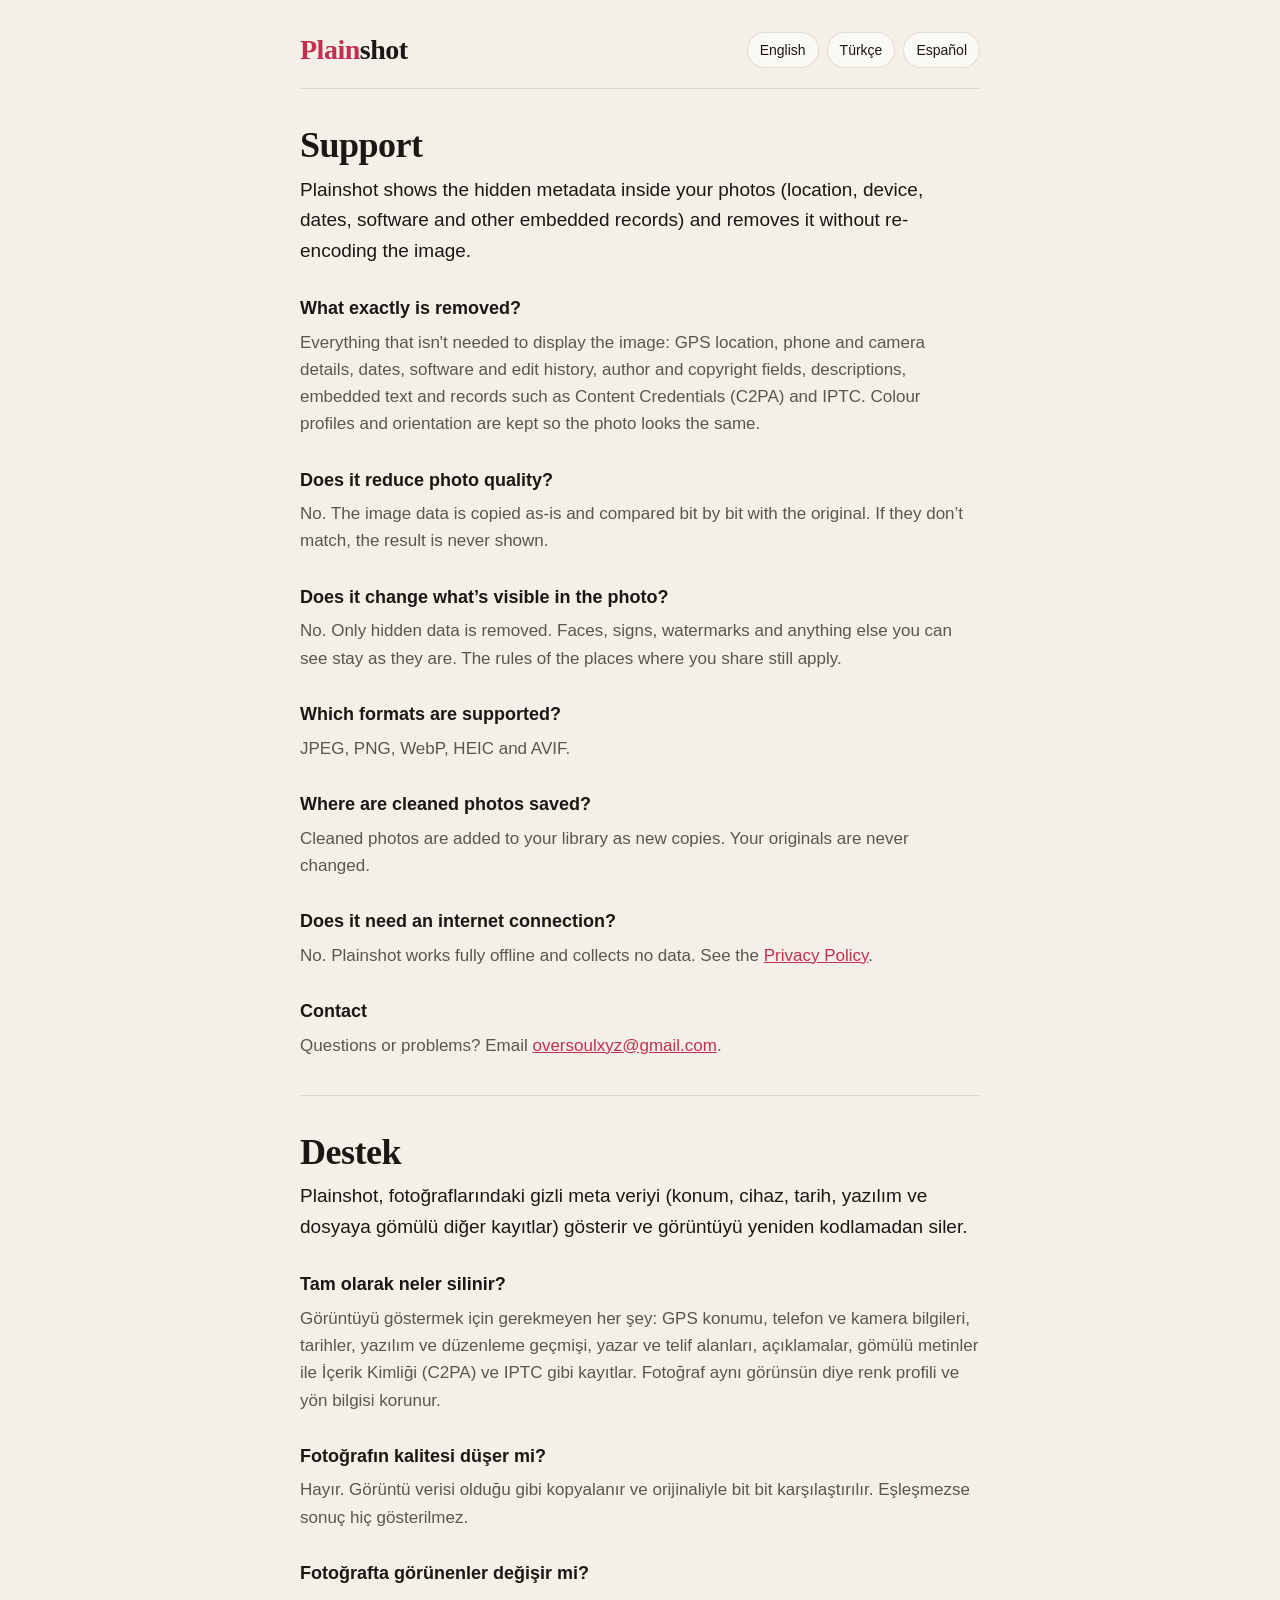
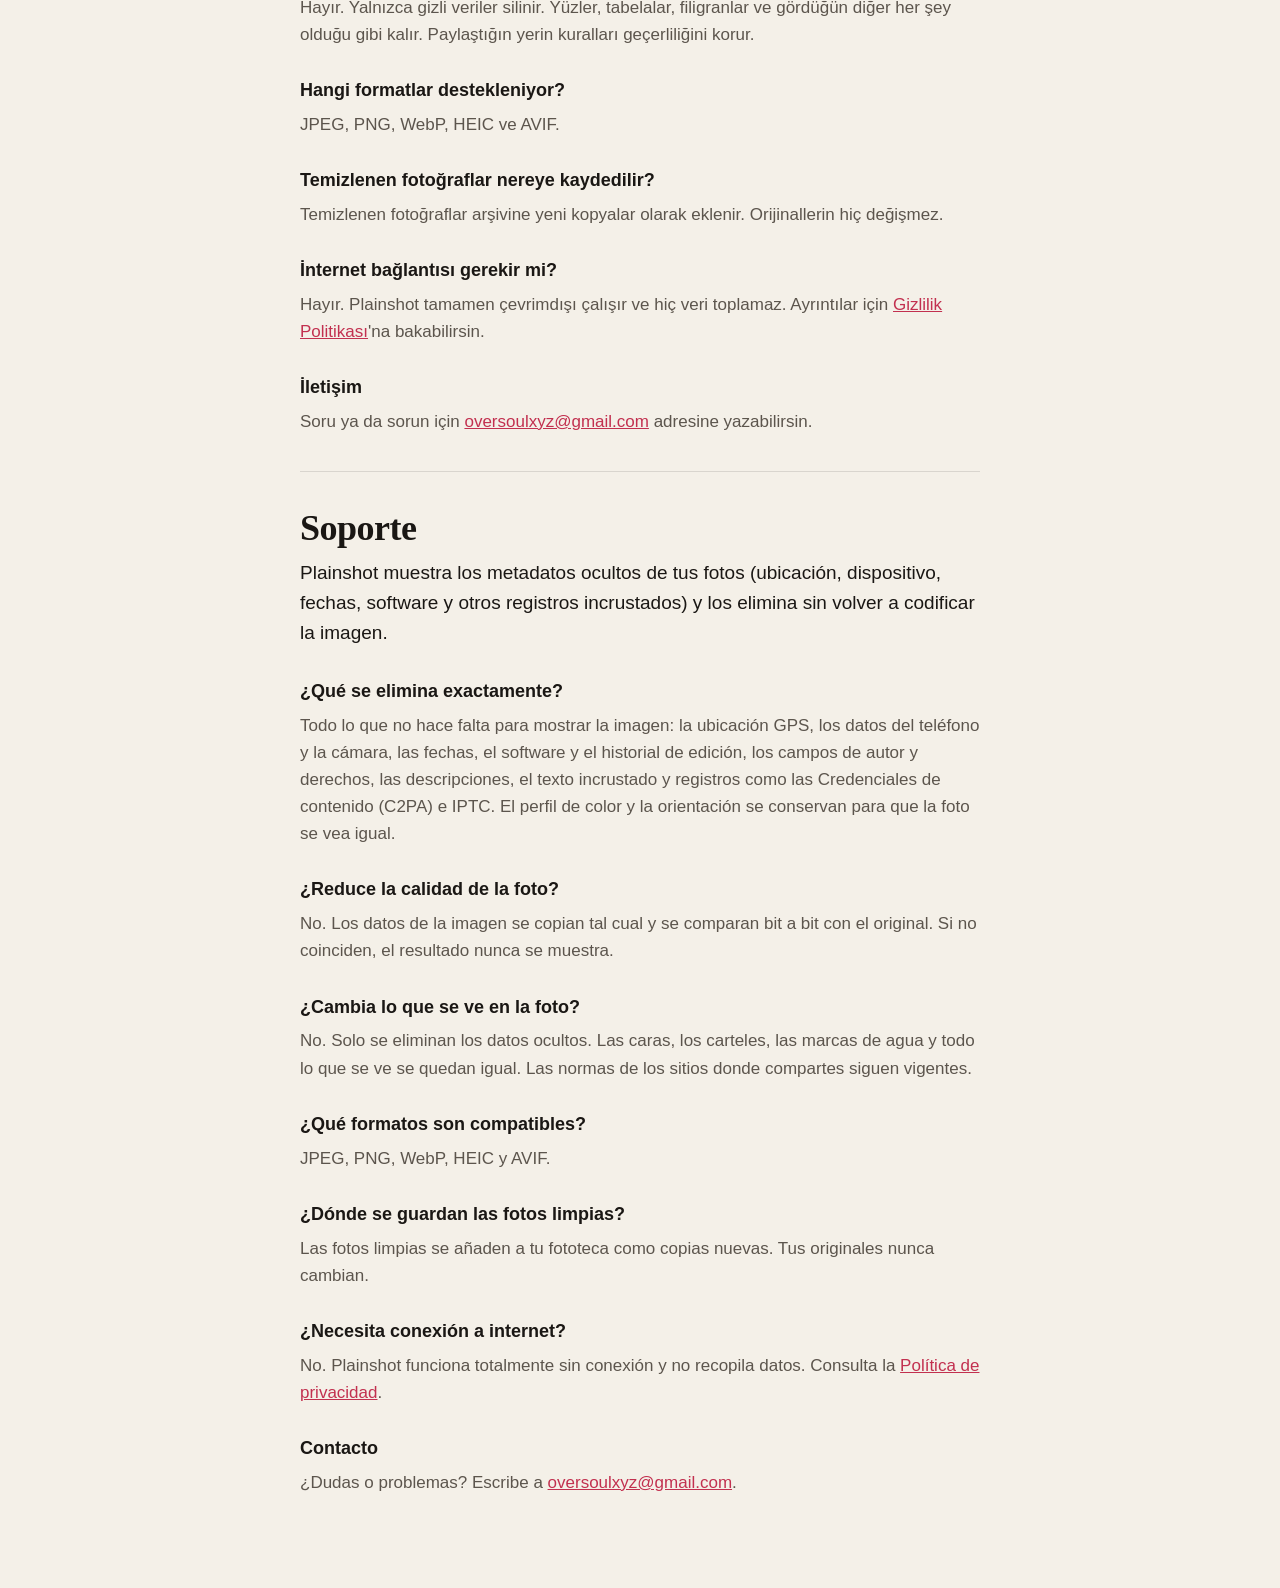
<file: index.html>
<!doctype html>
<html lang="en">
<head>
<meta charset="utf-8">
<meta name="viewport" content="width=device-width, initial-scale=1">
<title>Plainshot · Support</title>
<meta name="description" content="Help and contact for Plainshot, the offline photo metadata remover for iPhone.">
<link rel="stylesheet" href="style.css">
</head>
<body>
<main>
  <header>
    <a class="wordmark" href="./"><span>Plain</span>shot</a>
    <nav aria-label="Language">
      <a href="#en" lang="en">English</a>
      <a href="#tr" lang="tr">Türkçe</a>
      <a href="#es" lang="es">Español</a>
    </nav>
  </header>

  <section id="en" lang="en">
    <h1>Support</h1>
    <p class="lead">Plainshot shows the hidden metadata inside your photos (location, device, dates, software and other embedded records) and removes it without re-encoding the image.</p>

    <h2>What exactly is removed?</h2>
    <p>Everything that isn't needed to display the image: GPS location, phone and camera details, dates, software and edit history, author and copyright fields, descriptions, embedded text and records such as Content Credentials (C2PA) and IPTC. Colour profiles and orientation are kept so the photo looks the same.</p>

    <h2>Does it reduce photo quality?</h2>
    <p>No. The image data is copied as-is and compared bit by bit with the original. If they don’t match, the result is never shown.</p>

    <h2>Does it change what’s visible in the photo?</h2>
    <p>No. Only hidden data is removed. Faces, signs, watermarks and anything else you can see stay as they are. The rules of the places where you share still apply.</p>

    <h2>Which formats are supported?</h2>
    <p>JPEG, PNG, WebP, HEIC and AVIF.</p>

    <h2>Where are cleaned photos saved?</h2>
    <p>Cleaned photos are added to your library as new copies. Your originals are never changed.</p>

    <h2>Does it need an internet connection?</h2>
    <p>No. Plainshot works fully offline and collects no data. See the <a href="privacy.html#en">Privacy Policy</a>.</p>

    <h2>Contact</h2>
    <p>Questions or problems? Email <a href="mailto:oversoulxyz@gmail.com">oversoulxyz@gmail.com</a>.</p>
  </section>

  <section id="tr" lang="tr">
    <h1>Destek</h1>
    <p class="lead">Plainshot, fotoğraflarındaki gizli meta veriyi (konum, cihaz, tarih, yazılım ve dosyaya gömülü diğer kayıtlar) gösterir ve görüntüyü yeniden kodlamadan siler.</p>

    <h2>Tam olarak neler silinir?</h2>
    <p>Görüntüyü göstermek için gerekmeyen her şey: GPS konumu, telefon ve kamera bilgileri, tarihler, yazılım ve düzenleme geçmişi, yazar ve telif alanları, açıklamalar, gömülü metinler ile İçerik Kimliği (C2PA) ve IPTC gibi kayıtlar. Fotoğraf aynı görünsün diye renk profili ve yön bilgisi korunur.</p>

    <h2>Fotoğrafın kalitesi düşer mi?</h2>
    <p>Hayır. Görüntü verisi olduğu gibi kopyalanır ve orijinaliyle bit bit karşılaştırılır. Eşleşmezse sonuç hiç gösterilmez.</p>

    <h2>Fotoğrafta görünenler değişir mi?</h2>
    <p>Hayır. Yalnızca gizli veriler silinir. Yüzler, tabelalar, filigranlar ve gördüğün diğer her şey olduğu gibi kalır. Paylaştığın yerin kuralları geçerliliğini korur.</p>

    <h2>Hangi formatlar destekleniyor?</h2>
    <p>JPEG, PNG, WebP, HEIC ve AVIF.</p>

    <h2>Temizlenen fotoğraflar nereye kaydedilir?</h2>
    <p>Temizlenen fotoğraflar arşivine yeni kopyalar olarak eklenir. Orijinallerin hiç değişmez.</p>

    <h2>İnternet bağlantısı gerekir mi?</h2>
    <p>Hayır. Plainshot tamamen çevrimdışı çalışır ve hiç veri toplamaz. Ayrıntılar için <a href="privacy.html#tr">Gizlilik Politikası</a>'na bakabilirsin.</p>

    <h2>İletişim</h2>
    <p>Soru ya da sorun için <a href="mailto:oversoulxyz@gmail.com">oversoulxyz@gmail.com</a> adresine yazabilirsin.</p>
  </section>

  <section id="es" lang="es">
    <h1>Soporte</h1>
    <p class="lead">Plainshot muestra los metadatos ocultos de tus fotos (ubicación, dispositivo, fechas, software y otros registros incrustados) y los elimina sin volver a codificar la imagen.</p>

    <h2>¿Qué se elimina exactamente?</h2>
    <p>Todo lo que no hace falta para mostrar la imagen: la ubicación GPS, los datos del teléfono y la cámara, las fechas, el software y el historial de edición, los campos de autor y derechos, las descripciones, el texto incrustado y registros como las Credenciales de contenido (C2PA) e IPTC. El perfil de color y la orientación se conservan para que la foto se vea igual.</p>

    <h2>¿Reduce la calidad de la foto?</h2>
    <p>No. Los datos de la imagen se copian tal cual y se comparan bit a bit con el original. Si no coinciden, el resultado nunca se muestra.</p>

    <h2>¿Cambia lo que se ve en la foto?</h2>
    <p>No. Solo se eliminan los datos ocultos. Las caras, los carteles, las marcas de agua y todo lo que se ve se quedan igual. Las normas de los sitios donde compartes siguen vigentes.</p>

    <h2>¿Qué formatos son compatibles?</h2>
    <p>JPEG, PNG, WebP, HEIC y AVIF.</p>

    <h2>¿Dónde se guardan las fotos limpias?</h2>
    <p>Las fotos limpias se añaden a tu fototeca como copias nuevas. Tus originales nunca cambian.</p>

    <h2>¿Necesita conexión a internet?</h2>
    <p>No. Plainshot funciona totalmente sin conexión y no recopila datos. Consulta la <a href="privacy.html#es">Política de privacidad</a>.</p>

    <h2>Contacto</h2>
    <p>¿Dudas o problemas? Escribe a <a href="mailto:oversoulxyz@gmail.com">oversoulxyz@gmail.com</a>.</p>
  </section>
</main>
</body>
</html>
</file>
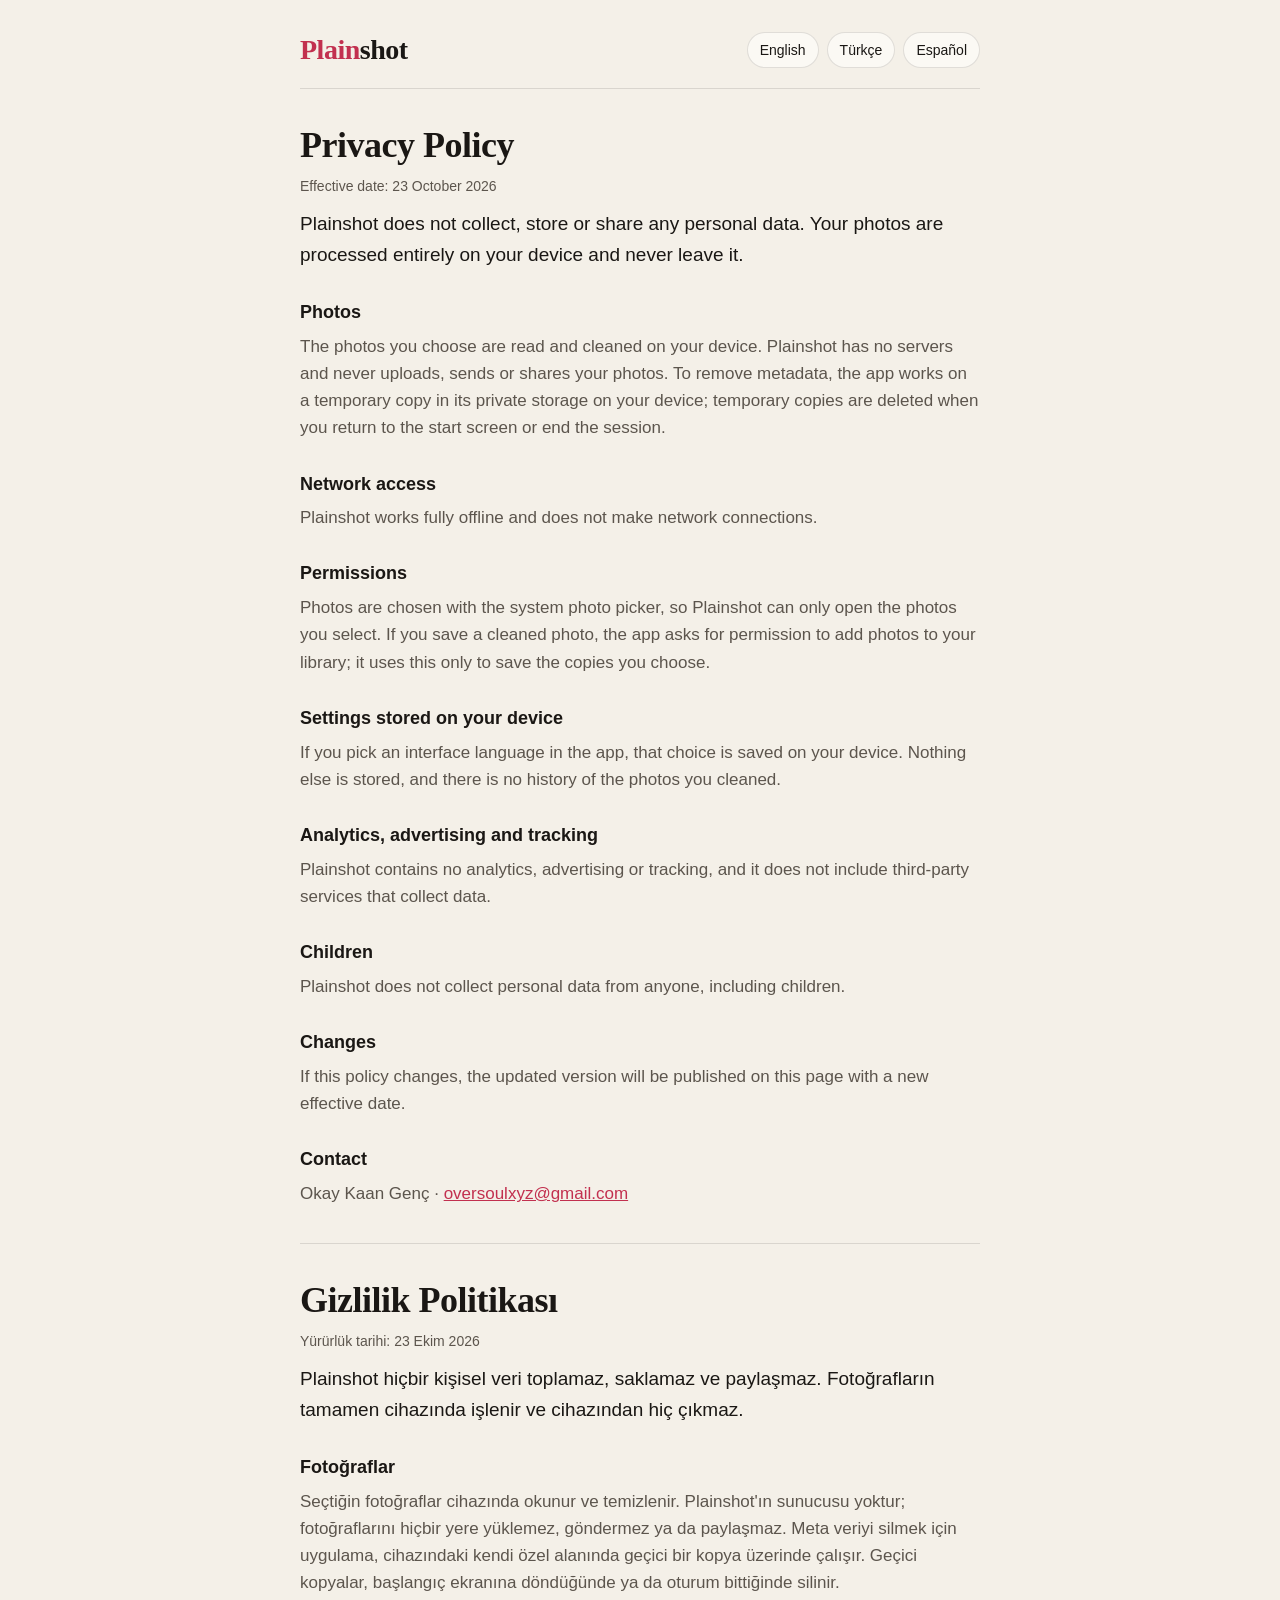
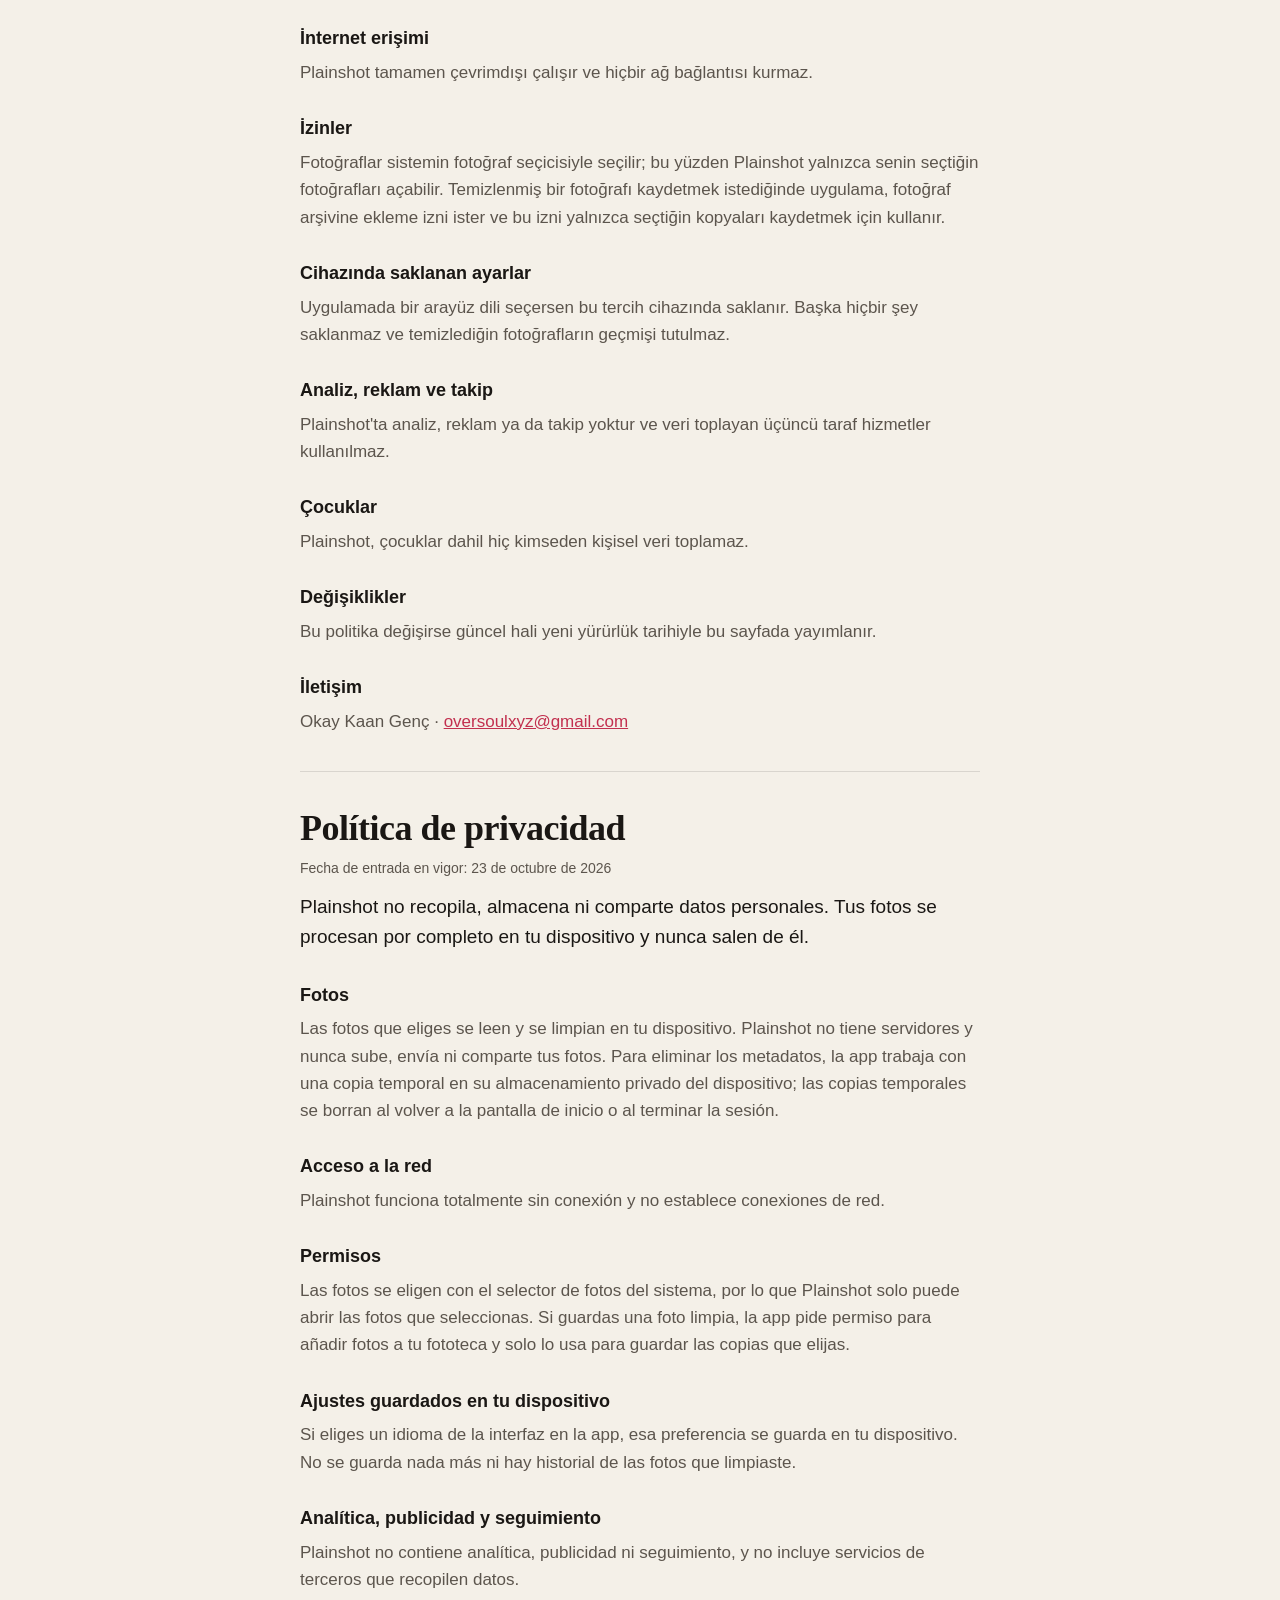
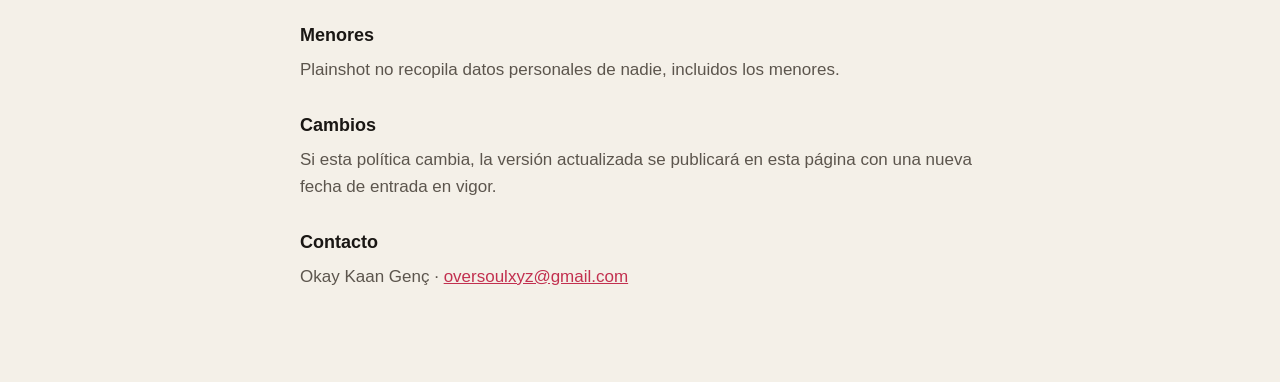
<file: privacy.html>
<!doctype html>
<html lang="en">
<head>
<meta charset="utf-8">
<meta name="viewport" content="width=device-width, initial-scale=1">
<title>Plainshot · Privacy Policy</title>
<meta name="description" content="Plainshot does not collect any data. Photos are processed on your device and never leave it.">
<link rel="stylesheet" href="style.css">
</head>
<body>
<main>
  <header>
    <a class="wordmark" href="./"><span>Plain</span>shot</a>
    <nav aria-label="Language">
      <a href="#en" lang="en">English</a>
      <a href="#tr" lang="tr">Türkçe</a>
      <a href="#es" lang="es">Español</a>
    </nav>
  </header>

  <section id="en" lang="en">
    <h1>Privacy Policy</h1>
    <p class="meta">Effective date: 23 October 2026</p>
    <p class="lead">Plainshot does not collect, store or share any personal data. Your photos are processed entirely on your device and never leave it.</p>

    <h2>Photos</h2>
    <p>The photos you choose are read and cleaned on your device. Plainshot has no servers and never uploads, sends or shares your photos. To remove metadata, the app works on a temporary copy in its private storage on your device; temporary copies are deleted when you return to the start screen or end the session.</p>

    <h2>Network access</h2>
    <p>Plainshot works fully offline and does not make network connections.</p>

    <h2>Permissions</h2>
    <p>Photos are chosen with the system photo picker, so Plainshot can only open the photos you select. If you save a cleaned photo, the app asks for permission to add photos to your library; it uses this only to save the copies you choose.</p>

    <h2>Settings stored on your device</h2>
    <p>If you pick an interface language in the app, that choice is saved on your device. Nothing else is stored, and there is no history of the photos you cleaned.</p>

    <h2>Analytics, advertising and tracking</h2>
    <p>Plainshot contains no analytics, advertising or tracking, and it does not include third-party services that collect data.</p>

    <h2>Children</h2>
    <p>Plainshot does not collect personal data from anyone, including children.</p>

    <h2>Changes</h2>
    <p>If this policy changes, the updated version will be published on this page with a new effective date.</p>

    <h2>Contact</h2>
    <p>Okay Kaan Genç · <a href="mailto:oversoulxyz@gmail.com">oversoulxyz@gmail.com</a></p>
  </section>

  <section id="tr" lang="tr">
    <h1>Gizlilik Politikası</h1>
    <p class="meta">Yürürlük tarihi: 23 Ekim 2026</p>
    <p class="lead">Plainshot hiçbir kişisel veri toplamaz, saklamaz ve paylaşmaz. Fotoğrafların tamamen cihazında işlenir ve cihazından hiç çıkmaz.</p>

    <h2>Fotoğraflar</h2>
    <p>Seçtiğin fotoğraflar cihazında okunur ve temizlenir. Plainshot'ın sunucusu yoktur; fotoğraflarını hiçbir yere yüklemez, göndermez ya da paylaşmaz. Meta veriyi silmek için uygulama, cihazındaki kendi özel alanında geçici bir kopya üzerinde çalışır. Geçici kopyalar, başlangıç ekranına döndüğünde ya da oturum bittiğinde silinir.</p>

    <h2>İnternet erişimi</h2>
    <p>Plainshot tamamen çevrimdışı çalışır ve hiçbir ağ bağlantısı kurmaz.</p>

    <h2>İzinler</h2>
    <p>Fotoğraflar sistemin fotoğraf seçicisiyle seçilir; bu yüzden Plainshot yalnızca senin seçtiğin fotoğrafları açabilir. Temizlenmiş bir fotoğrafı kaydetmek istediğinde uygulama, fotoğraf arşivine ekleme izni ister ve bu izni yalnızca seçtiğin kopyaları kaydetmek için kullanır.</p>

    <h2>Cihazında saklanan ayarlar</h2>
    <p>Uygulamada bir arayüz dili seçersen bu tercih cihazında saklanır. Başka hiçbir şey saklanmaz ve temizlediğin fotoğrafların geçmişi tutulmaz.</p>

    <h2>Analiz, reklam ve takip</h2>
    <p>Plainshot'ta analiz, reklam ya da takip yoktur ve veri toplayan üçüncü taraf hizmetler kullanılmaz.</p>

    <h2>Çocuklar</h2>
    <p>Plainshot, çocuklar dahil hiç kimseden kişisel veri toplamaz.</p>

    <h2>Değişiklikler</h2>
    <p>Bu politika değişirse güncel hali yeni yürürlük tarihiyle bu sayfada yayımlanır.</p>

    <h2>İletişim</h2>
    <p>Okay Kaan Genç · <a href="mailto:oversoulxyz@gmail.com">oversoulxyz@gmail.com</a></p>
  </section>

  <section id="es" lang="es">
    <h1>Política de privacidad</h1>
    <p class="meta">Fecha de entrada en vigor: 23 de octubre de 2026</p>
    <p class="lead">Plainshot no recopila, almacena ni comparte datos personales. Tus fotos se procesan por completo en tu dispositivo y nunca salen de él.</p>

    <h2>Fotos</h2>
    <p>Las fotos que eliges se leen y se limpian en tu dispositivo. Plainshot no tiene servidores y nunca sube, envía ni comparte tus fotos. Para eliminar los metadatos, la app trabaja con una copia temporal en su almacenamiento privado del dispositivo; las copias temporales se borran al volver a la pantalla de inicio o al terminar la sesión.</p>

    <h2>Acceso a la red</h2>
    <p>Plainshot funciona totalmente sin conexión y no establece conexiones de red.</p>

    <h2>Permisos</h2>
    <p>Las fotos se eligen con el selector de fotos del sistema, por lo que Plainshot solo puede abrir las fotos que seleccionas. Si guardas una foto limpia, la app pide permiso para añadir fotos a tu fototeca y solo lo usa para guardar las copias que elijas.</p>

    <h2>Ajustes guardados en tu dispositivo</h2>
    <p>Si eliges un idioma de la interfaz en la app, esa preferencia se guarda en tu dispositivo. No se guarda nada más ni hay historial de las fotos que limpiaste.</p>

    <h2>Analítica, publicidad y seguimiento</h2>
    <p>Plainshot no contiene analítica, publicidad ni seguimiento, y no incluye servicios de terceros que recopilen datos.</p>

    <h2>Menores</h2>
    <p>Plainshot no recopila datos personales de nadie, incluidos los menores.</p>

    <h2>Cambios</h2>
    <p>Si esta política cambia, la versión actualizada se publicará en esta página con una nueva fecha de entrada en vigor.</p>

    <h2>Contacto</h2>
    <p>Okay Kaan Genç · <a href="mailto:oversoulxyz@gmail.com">oversoulxyz@gmail.com</a></p>
  </section>
</main>
</body>
</html>
</file>
<file: style.css>
:root {
  --bg: #f4f0e8;
  --surface: #fbf9f4;
  --ink: #1a1714;
  --soft: #5c554d;
  --line: rgba(26, 23, 20, 0.12);
  --accent: #c2304f;
  color-scheme: light dark;
}

@media (prefers-color-scheme: dark) {
  :root {
    --bg: #121110;
    --surface: #1c1a18;
    --ink: #f4efe6;
    --soft: #b8b0a5;
    --line: rgba(244, 239, 230, 0.14);
    --accent: #ff9db0;
  }
}

* {
  box-sizing: border-box;
}

body {
  margin: 0;
  background: var(--bg);
  color: var(--ink);
  font: 17px/1.6 -apple-system, BlinkMacSystemFont, "Segoe UI", Roboto, "Helvetica Neue", Arial, sans-serif;
}

main {
  max-width: 720px;
  margin: 0 auto;
  padding: 32px 20px 80px;
}

header {
  display: flex;
  flex-wrap: wrap;
  align-items: center;
  justify-content: space-between;
  gap: 12px;
  padding-bottom: 20px;
  border-bottom: 1px solid var(--line);
}

.wordmark {
  font: 600 28px/1 Georgia, "Times New Roman", serif;
  color: var(--ink);
  text-decoration: none;
  letter-spacing: -0.5px;
}

.wordmark span {
  color: var(--accent);
}

nav {
  display: flex;
  gap: 8px;
}

nav a {
  padding: 6px 12px;
  border: 1px solid var(--line);
  border-radius: 999px;
  background: var(--surface);
  color: var(--ink);
  text-decoration: none;
  font-size: 14px;
}

section {
  padding-top: 36px;
  scroll-margin-top: 16px;
}

section + section {
  margin-top: 36px;
  border-top: 1px solid var(--line);
}

h1 {
  font: 600 36px/1.15 Georgia, "Times New Roman", serif;
  letter-spacing: -0.5px;
  margin: 0 0 8px;
}

h2 {
  font-size: 18px;
  margin: 28px 0 6px;
}

p {
  margin: 0 0 12px;
  color: var(--soft);
}

.lead {
  font-size: 19px;
  color: var(--ink);
}

.meta {
  font-size: 14px;
}

a {
  color: var(--accent);
}
</file>
